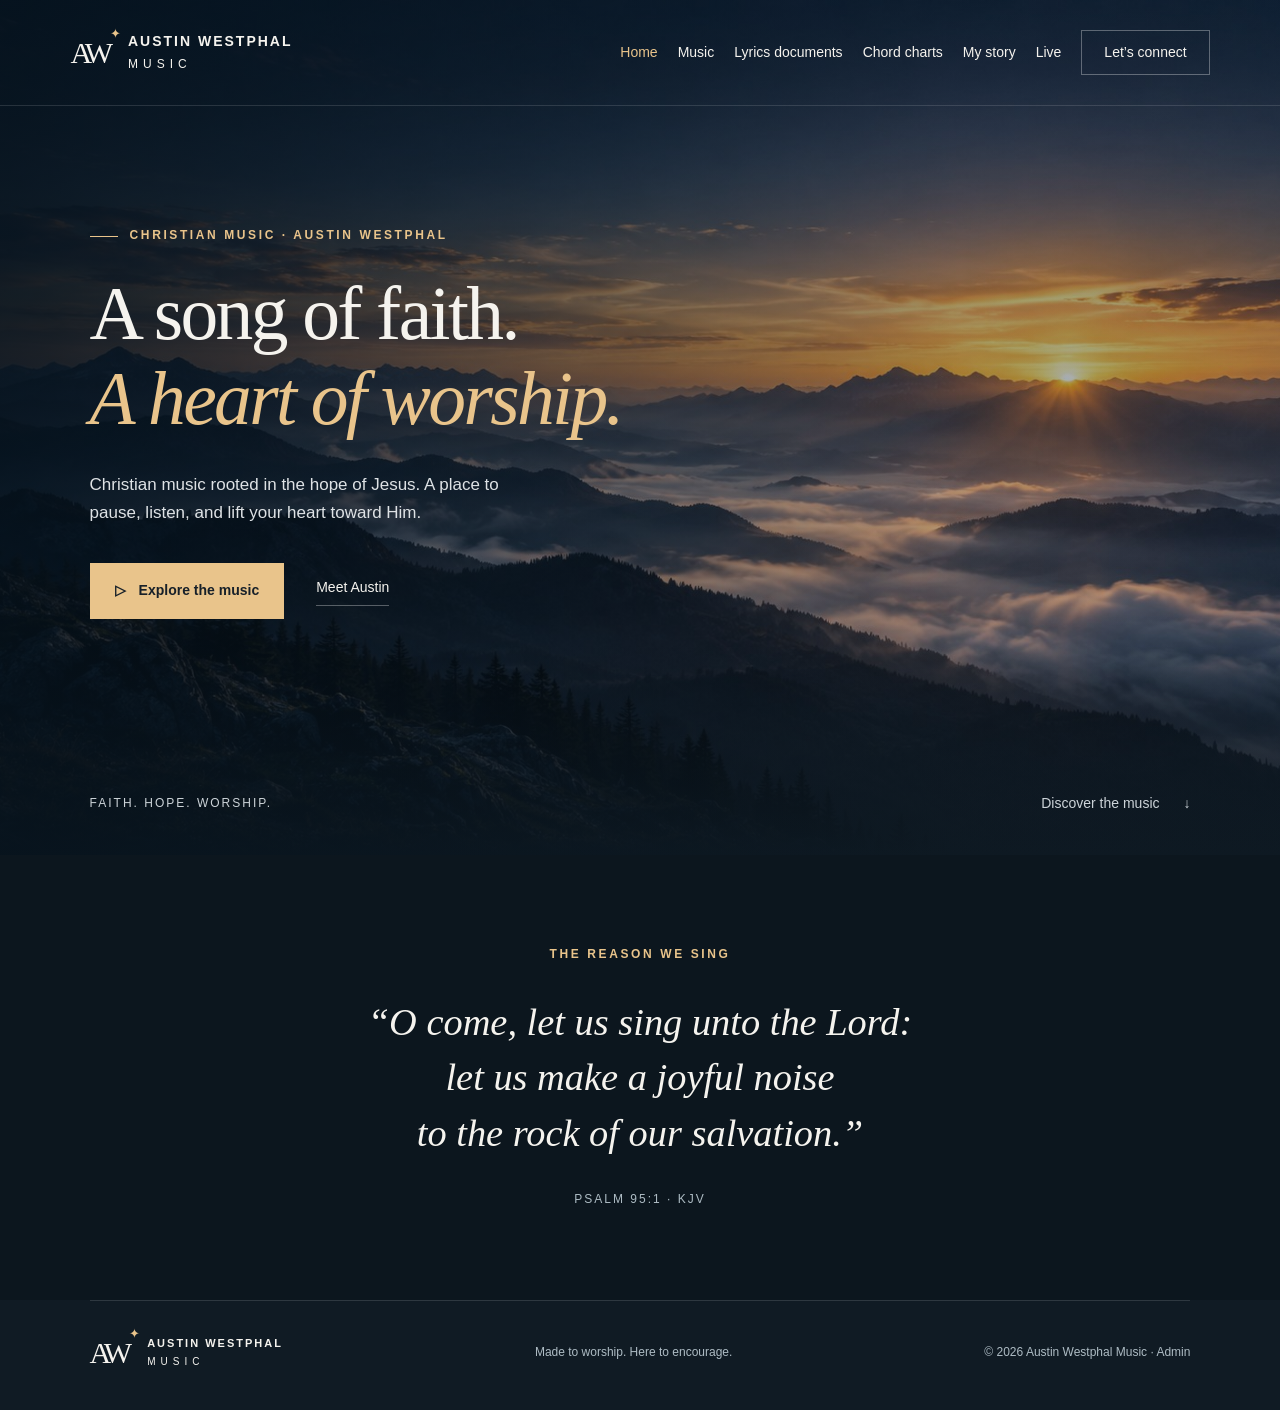
<file: index.html>
<!doctype html>
<html lang="en"><head><meta charset="utf-8"><meta name="viewport" content="width=device-width, initial-scale=1"><meta name="theme-color" content="#101b24"><meta name="description" content="Austin Westphal Music — Christian music rooted in faith, hope, and worship. Listen to music, meet the artist, and connect."><title>Austin Westphal Music | Christian Music</title><link rel="icon" href="favicon.svg" type="image/svg+xml"><link rel="stylesheet" href="style.css?v=3"><script src="app.js?v=3" defer></script></head>
<body><a class="skip" href="#main">Skip to content</a>
<header><a class="brand" href="index.html" aria-label="Austin Westphal Music home"><span class="monogram">AW<span>✦</span></span><span>AUSTIN WESTPHAL<small>MUSIC</small></span></a><button class="menu-button" aria-expanded="false" aria-controls="navigation">Menu</button><nav id="navigation" aria-label="Main navigation"><a aria-current="page" href="index.html">Home</a><a href="music.html">Music</a><a href="lyrics.html">Lyrics documents</a><a href="chords.html">Chord charts</a><a href="story.html">My story</a><a href="live.html">Live</a><a href="contact.html" class="nav-contact">Let’s connect</a></nav></header>
<main id="main"><section class="hero" id="home"><div class="hero-shade"></div><div class="hero-content"><p class="eyebrow"><span></span> CHRISTIAN MUSIC · AUSTIN WESTPHAL</p><h1 id="hero-title">A song of faith.<br><em>A heart of worship.</em></h1><p id="hero-description">Christian music rooted in the hope of Jesus. A place to pause, listen, and lift your heart toward Him.</p><div class="hero-actions"><a class="button gold" href="music.html"><span aria-hidden="true">▷</span> Explore the music</a><a class="text-link" href="story.html">Meet Austin</a></div></div><div class="hero-bottom"><span>FAITH. HOPE. WORSHIP.</span><a href="music.html">Discover the music <span aria-hidden="true">↓</span></a></div></section><section class="scripture"><p class="eyebrow">THE REASON WE SING</p><blockquote>“O come, let us sing unto the Lord:<br>let us make a joyful noise<br>to the rock of our salvation.”</blockquote><p class="verse">PSALM 95:1 · KJV</p></section></main>
<footer><a class="brand footer-brand" href="index.html"><span class="monogram">AW<span>✦</span></span><span>AUSTIN WESTPHAL<small>MUSIC</small></span></a><p>Made to worship. Here to encourage.</p><span>© <span id="year"></span> Austin Westphal Music · <a href="admin.html">Admin</a></span></footer><div id="config-error" role="status" hidden>Some content could not load. Please refresh the page.</div></body></html>
</file>
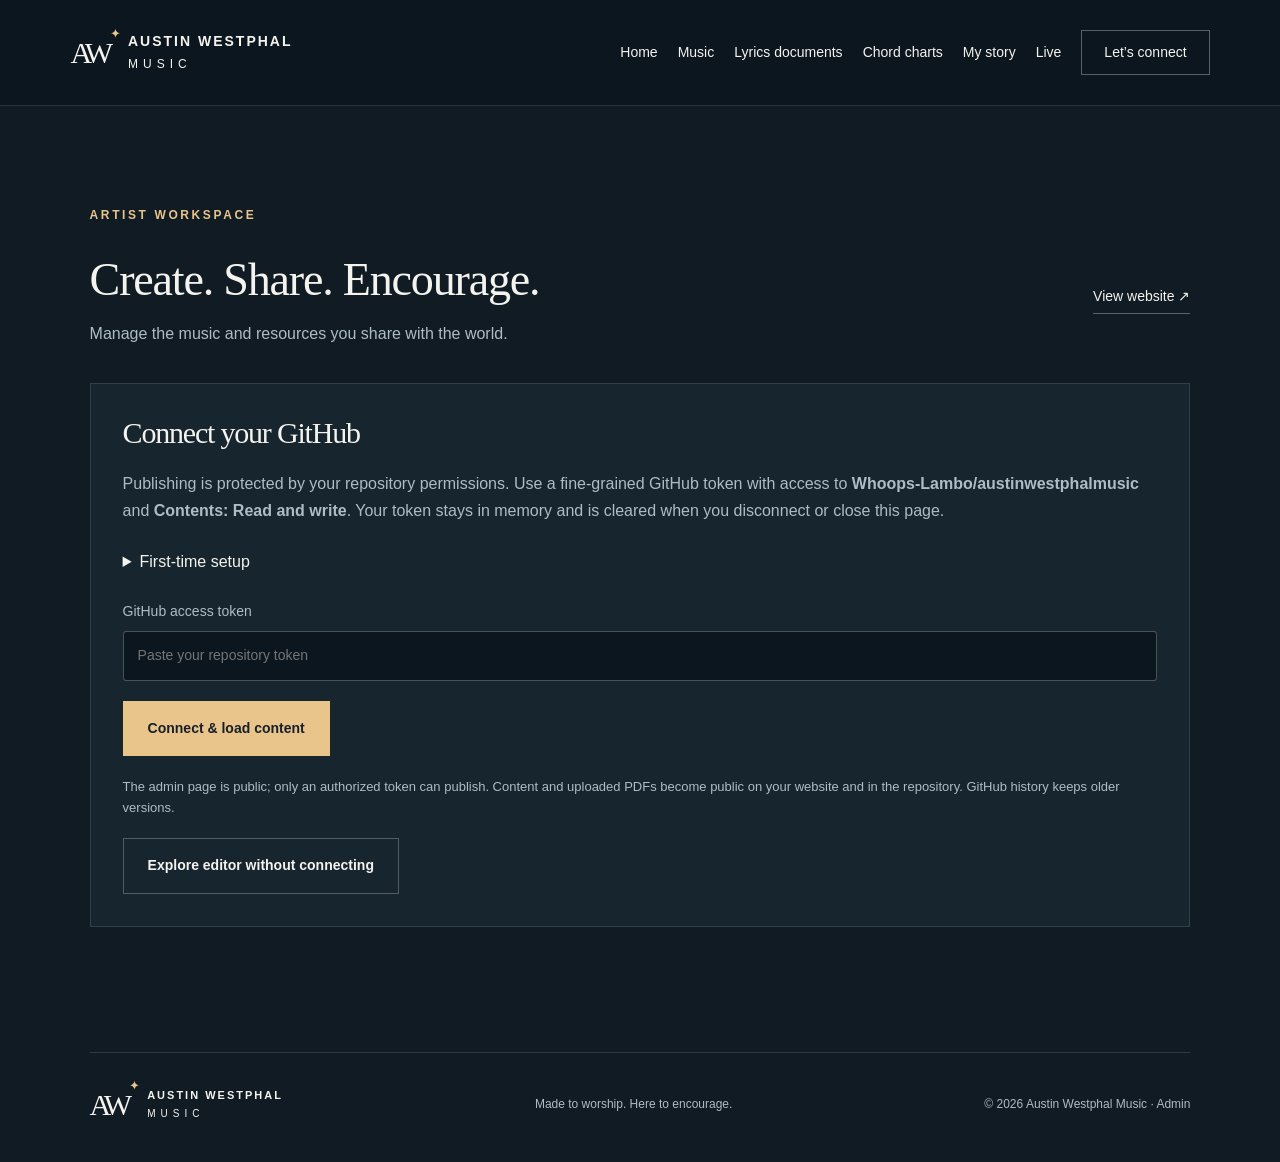
<file: admin.html>
<!doctype html>
<html lang="en"><head><meta charset="utf-8"><meta name="viewport" content="width=device-width, initial-scale=1"><meta name="theme-color" content="#101b24"><meta name="description" content="Austin Westphal Music — Christian music rooted in faith, hope, and worship. Listen to music, meet the artist, and connect."><title>Austin Westphal Music | Admin</title><link rel="icon" href="favicon.svg" type="image/svg+xml"><link rel="stylesheet" href="style.css?v=3"><script src="app.js?v=3" defer></script><script src="admin.js?v=3" defer></script></head>
<body class="inner-page"><a class="skip" href="#main">Skip to content</a>
<header><a class="brand" href="index.html" aria-label="Austin Westphal Music home"><span class="monogram">AW<span>✦</span></span><span>AUSTIN WESTPHAL<small>MUSIC</small></span></a><button class="menu-button" aria-expanded="false" aria-controls="navigation">Menu</button><nav id="navigation" aria-label="Main navigation"><a href="index.html">Home</a><a href="music.html">Music</a><a href="lyrics.html">Lyrics documents</a><a href="chords.html">Chord charts</a><a href="story.html">My story</a><a href="live.html">Live</a><a href="contact.html" class="nav-contact">Let’s connect</a></nav></header>
<main id="main"><section class="section admin-section"><p class="eyebrow">ARTIST WORKSPACE</p><div class="admin-heading"><div><h1 class="page-title">Create. Share. Encourage.</h1><p>Manage the music and resources you share with the world.</p></div><a class="text-link" href="index.html">View website ↗</a></div>
<div id="admin-status" role="status" aria-live="polite"></div>
<section id="connect-panel" class="admin-card"><h2>Connect your GitHub</h2><p>Publishing is protected by your repository permissions. Use a fine-grained GitHub token with access to <strong>Whoops-Lambo/austinwestphalmusic</strong> and <strong>Contents: Read and write</strong>. Your token stays in memory and is cleared when you disconnect or close this page.</p><details><summary>First-time setup</summary><ol><li>Open <a class="text-link" href="https://github.com/settings/personal-access-tokens/new" target="_blank" rel="noopener noreferrer">GitHub token settings ↗</a> while signed in as the repository owner.</li><li>Choose an expiration, select only <strong>austinwestphalmusic</strong>, and set repository <strong>Contents</strong> permission to <strong>Read and write</strong>.</li><li>Generate the token and paste it below. Keep it private. Never add it to your repository or send it in chat.</li></ol></details><form id="connect-form"><label>GitHub access token<input id="github-token" type="password" autocomplete="off" required placeholder="Paste your repository token"></label><button class="button gold" type="submit">Connect & load content</button></form><p class="form-note">The admin page is public; only an authorized token can publish. Content and uploaded PDFs become public on your website and in the repository. GitHub history keeps older versions.</p><button type="button" id="preview-editor" class="button outline">Explore editor without connecting</button></section>
<section id="editor" hidden><div class="admin-toolbar"><span id="connection-state"></span><div><button id="save-draft" class="button outline" type="button">Save draft</button><button id="restore-draft" class="button outline" type="button">Restore draft</button><button id="disconnect" class="button outline" type="button">Disconnect</button><button id="publish" class="button gold" type="button">Publish changes</button></div></div><p class="form-note">Save draft keeps your edits on this browser. Publish sends all changes to GitHub; the live website updates after deployment. PDF uploads: up to 5 MB each.</p><form id="content-form"><div class="editor-tabs" role="tablist" aria-label="Content sections"><button type="button" role="tab" aria-selected="true" aria-controls="panel-general" id="tab-general" data-tab="general">Site content</button><button type="button" role="tab" aria-selected="false" aria-controls="panel-songs" id="tab-songs" data-tab="songs" tabindex="-1">Music</button><button type="button" role="tab" aria-selected="false" aria-controls="panel-lyrics" id="tab-lyrics" data-tab="lyrics" tabindex="-1">Lyrics documents</button><button type="button" role="tab" aria-selected="false" aria-controls="panel-chordCharts" id="tab-chordCharts" data-tab="chordCharts" tabindex="-1">Chord charts</button><button type="button" role="tab" aria-selected="false" aria-controls="panel-events" id="tab-events" data-tab="events" tabindex="-1">Live events</button></div><section id="panel-general" role="tabpanel" aria-labelledby="tab-general" class="admin-card"><h2>Your story & connections</h2><div id="general-fields" class="field-grid"></div></section><section id="panel-songs" role="tabpanel" aria-labelledby="tab-songs" class="admin-card" hidden><div class="section-top"><h2>Music</h2><button type="button" class="button gold" data-add="songs">Add song</button></div><div id="edit-songs"></div></section><section id="panel-lyrics" role="tabpanel" aria-labelledby="tab-lyrics" class="admin-card" hidden><div class="section-top"><h2>Lyrics documents</h2><button type="button" class="button gold" data-add="lyrics">Add document</button></div><div id="edit-lyrics"></div></section><section id="panel-chordCharts" role="tabpanel" aria-labelledby="tab-chordCharts" class="admin-card" hidden><div class="section-top"><h2>Chord charts</h2><button type="button" class="button gold" data-add="chordCharts">Add chart</button></div><div id="edit-chordCharts"></div></section><section id="panel-events" role="tabpanel" aria-labelledby="tab-events" class="admin-card" hidden><div class="section-top"><h2>Live events</h2><button type="button" class="button gold" data-add="events">Add event</button></div><div id="edit-events"></div></section></form><div class="admin-card publish-note"><h2>Ready to share?</h2><p>Add titles and content, review your edits, then choose Publish changes. Removing a resource takes it off its page; existing PDF links and GitHub history remain available.</p></div></section></section></main>
<footer><a class="brand footer-brand" href="index.html"><span class="monogram">AW<span>✦</span></span><span>AUSTIN WESTPHAL<small>MUSIC</small></span></a><p>Made to worship. Here to encourage.</p><span>© <span id="year"></span> Austin Westphal Music · <a href="admin.html">Admin</a></span></footer><div id="config-error" role="status" hidden>Some content could not load. Please refresh the page.</div></body></html>
</file>
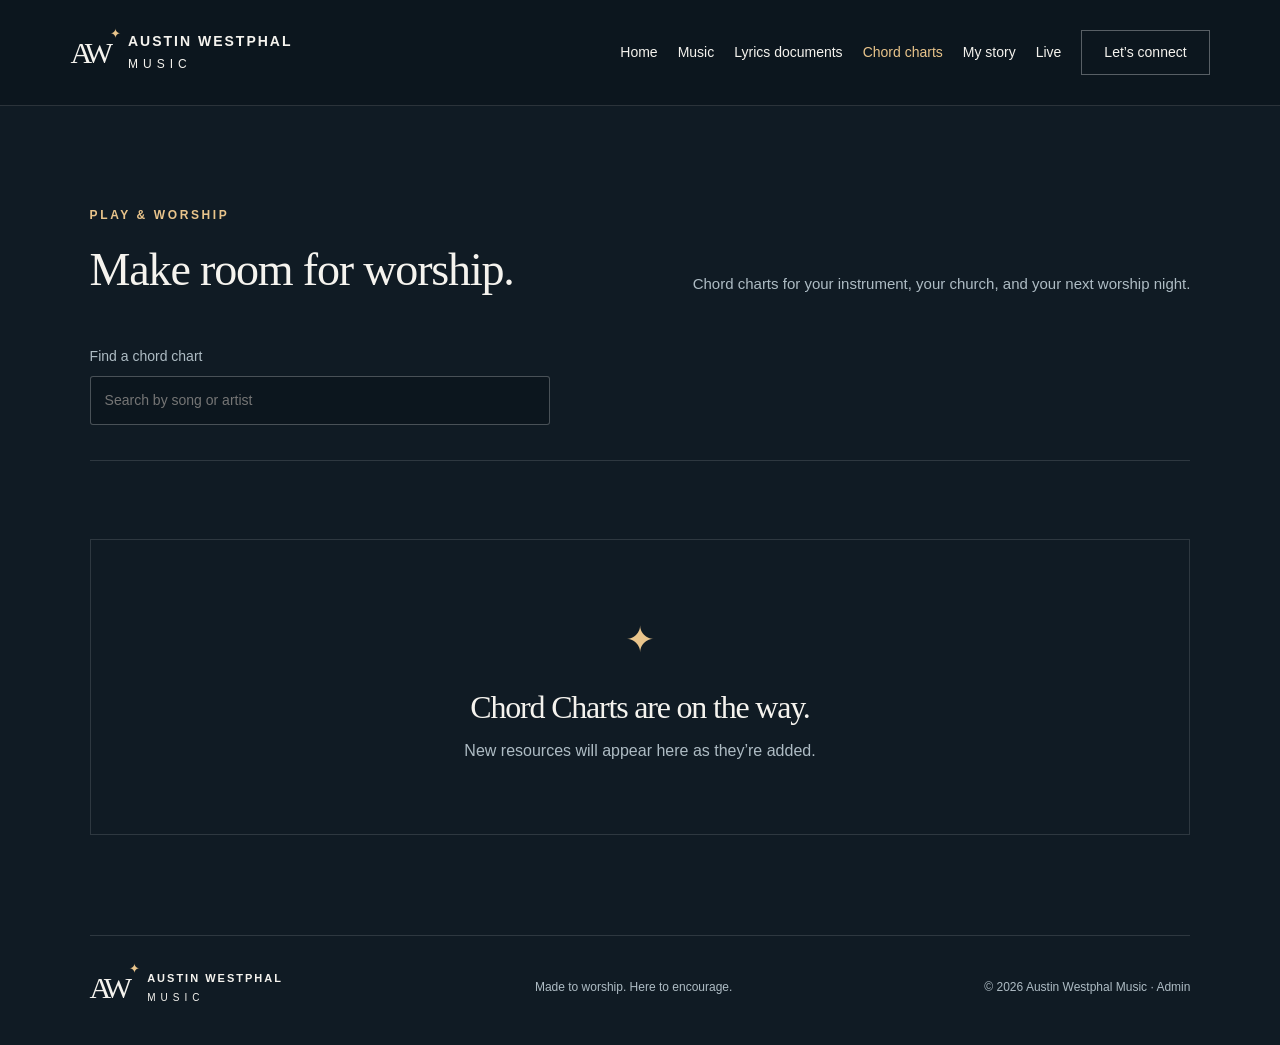
<file: chords.html>
<!doctype html>
<html lang="en"><head><meta charset="utf-8"><meta name="viewport" content="width=device-width, initial-scale=1"><meta name="theme-color" content="#101b24"><meta name="description" content="Austin Westphal Music — Christian music rooted in faith, hope, and worship. Listen to music, meet the artist, and connect."><title>Austin Westphal Music | Chord Charts</title><link rel="icon" href="favicon.svg" type="image/svg+xml"><link rel="stylesheet" href="style.css?v=3"><script src="app.js?v=3" defer></script></head>
<body class="inner-page"><a class="skip" href="#main">Skip to content</a>
<header><a class="brand" href="index.html" aria-label="Austin Westphal Music home"><span class="monogram">AW<span>✦</span></span><span>AUSTIN WESTPHAL<small>MUSIC</small></span></a><button class="menu-button" aria-expanded="false" aria-controls="navigation">Menu</button><nav id="navigation" aria-label="Main navigation"><a href="index.html">Home</a><a href="music.html">Music</a><a href="lyrics.html">Lyrics documents</a><a aria-current="page" href="chords.html">Chord charts</a><a href="story.html">My story</a><a href="live.html">Live</a><a href="contact.html" class="nav-contact">Let’s connect</a></nav></header>
<main id="main"><section class="section resources"><div class="section-top"><div><p class="eyebrow">PLAY & WORSHIP</p><h1 class="page-title">Make room for worship.</h1></div><p>Chord charts for your instrument, your church, and your next worship night.</p></div><label class="resource-search">Find a chord chart<input id="resource-search" type="search" placeholder="Search by song or artist"></label><p id="resource-count" class="quiet-note" aria-live="polite"></p><div id="resource-list" class="resource-grid" data-kind="chordCharts"></div><div id="resource-empty" class="resource-empty"><span aria-hidden="true">✦</span><h2>Chord Charts are on the way.</h2><p>New resources will appear here as they’re added.</p></div><p id="resource-no-results" hidden>No matching resources. Try another search.</p></section></main>
<footer><a class="brand footer-brand" href="index.html"><span class="monogram">AW<span>✦</span></span><span>AUSTIN WESTPHAL<small>MUSIC</small></span></a><p>Made to worship. Here to encourage.</p><span>© <span id="year"></span> Austin Westphal Music · <a href="admin.html">Admin</a></span></footer><div id="config-error" role="status" hidden>Some content could not load. Please refresh the page.</div></body></html>
</file>
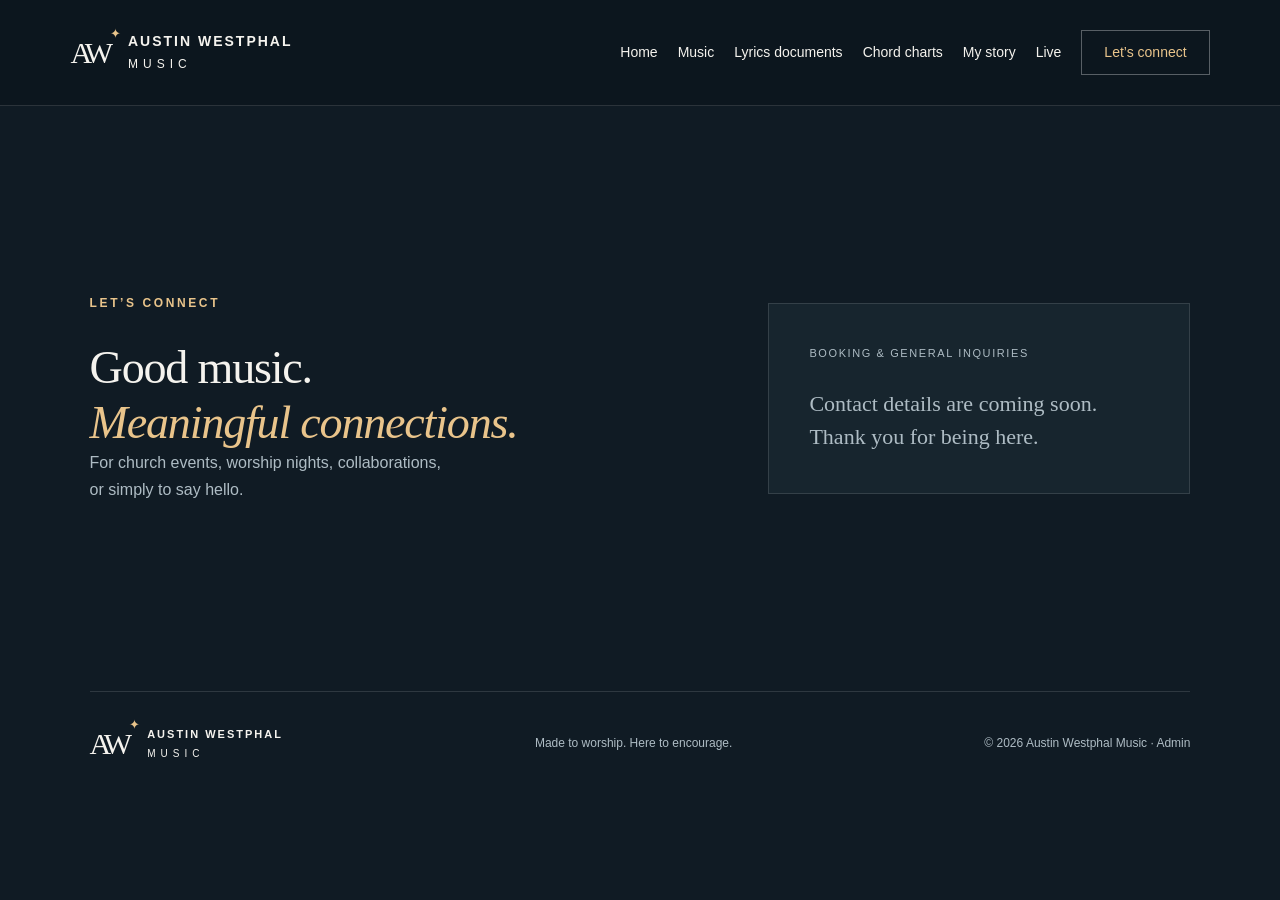
<file: contact.html>
<!doctype html>
<html lang="en"><head><meta charset="utf-8"><meta name="viewport" content="width=device-width, initial-scale=1"><meta name="theme-color" content="#101b24"><meta name="description" content="Austin Westphal Music — Christian music rooted in faith, hope, and worship. Listen to music, meet the artist, and connect."><title>Austin Westphal Music | Contact</title><link rel="icon" href="favicon.svg" type="image/svg+xml"><link rel="stylesheet" href="style.css?v=3"><script src="app.js?v=3" defer></script></head>
<body class="inner-page"><a class="skip" href="#main">Skip to content</a>
<header><a class="brand" href="index.html" aria-label="Austin Westphal Music home"><span class="monogram">AW<span>✦</span></span><span>AUSTIN WESTPHAL<small>MUSIC</small></span></a><button class="menu-button" aria-expanded="false" aria-controls="navigation">Menu</button><nav id="navigation" aria-label="Main navigation"><a href="index.html">Home</a><a href="music.html">Music</a><a href="lyrics.html">Lyrics documents</a><a href="chords.html">Chord charts</a><a href="story.html">My story</a><a href="live.html">Live</a><a aria-current="page" href="contact.html" class="nav-contact">Let’s connect</a></nav></header>
<main id="main"><section id="contact" class="contact section"><div><p class="eyebrow">LET’S CONNECT</p><h1 class="page-title">Good music.<br><em>Meaningful connections.</em></h1><p>For church events, worship nights, collaborations,<br class="desktop"> or simply to say hello.</p></div><div class="contact-card"><p>BOOKING &amp; GENERAL INQUIRIES</p><a id="email-link" class="button gold" hidden>Email Austin</a><p id="email-empty" class="contact-empty">Contact details are coming soon.<br>Thank you for being here.</p><div id="social-links" class="socials"></div></div></section></main>
<footer><a class="brand footer-brand" href="index.html"><span class="monogram">AW<span>✦</span></span><span>AUSTIN WESTPHAL<small>MUSIC</small></span></a><p>Made to worship. Here to encourage.</p><span>© <span id="year"></span> Austin Westphal Music · <a href="admin.html">Admin</a></span></footer><div id="config-error" role="status" hidden>Some content could not load. Please refresh the page.</div></body></html>
</file>
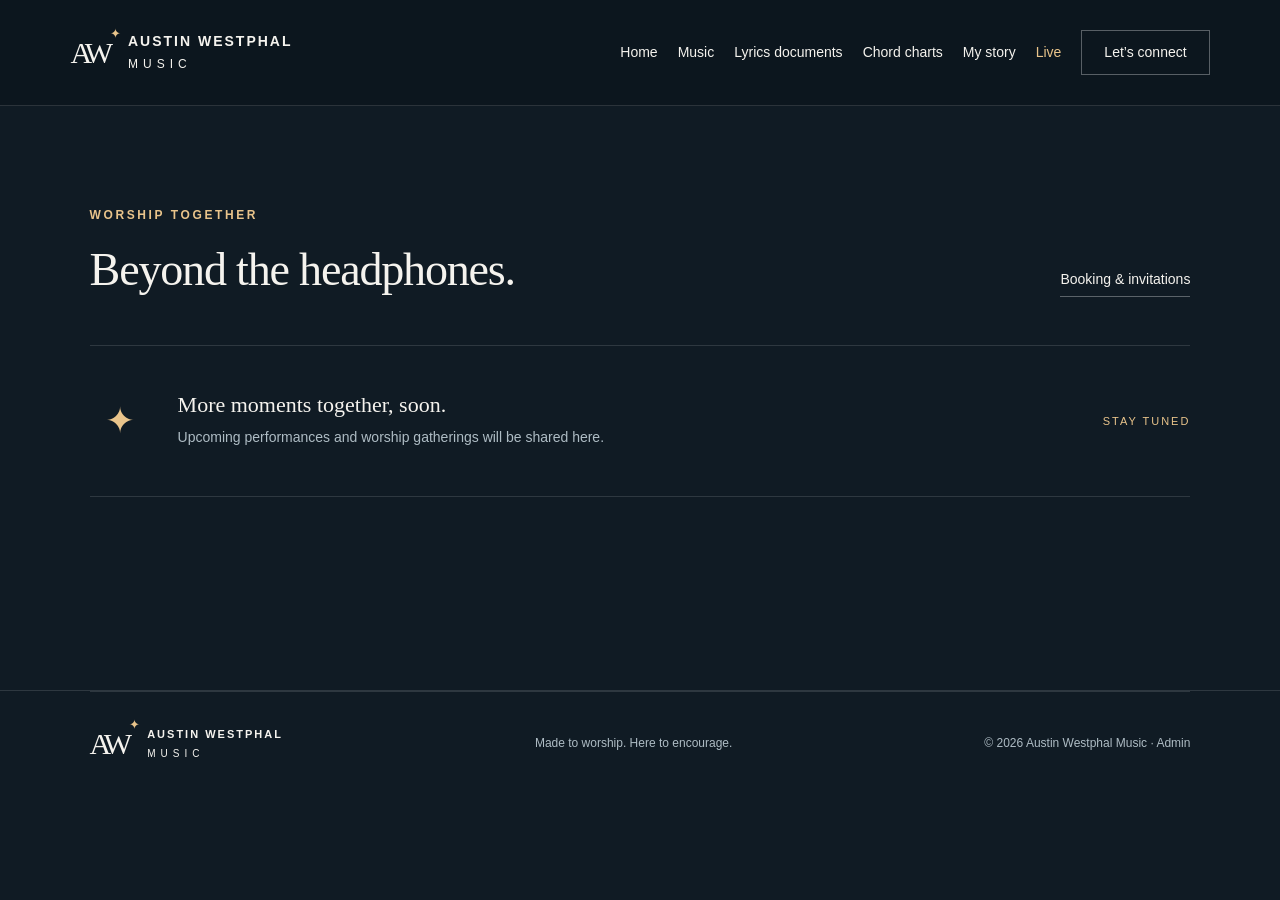
<file: live.html>
<!doctype html>
<html lang="en"><head><meta charset="utf-8"><meta name="viewport" content="width=device-width, initial-scale=1"><meta name="theme-color" content="#101b24"><meta name="description" content="Austin Westphal Music — Christian music rooted in faith, hope, and worship. Listen to music, meet the artist, and connect."><title>Austin Westphal Music | Live</title><link rel="icon" href="favicon.svg" type="image/svg+xml"><link rel="stylesheet" href="style.css?v=3"><script src="app.js?v=3" defer></script></head>
<body class="inner-page"><a class="skip" href="#main">Skip to content</a>
<header><a class="brand" href="index.html" aria-label="Austin Westphal Music home"><span class="monogram">AW<span>✦</span></span><span>AUSTIN WESTPHAL<small>MUSIC</small></span></a><button class="menu-button" aria-expanded="false" aria-controls="navigation">Menu</button><nav id="navigation" aria-label="Main navigation"><a href="index.html">Home</a><a href="music.html">Music</a><a href="lyrics.html">Lyrics documents</a><a href="chords.html">Chord charts</a><a href="story.html">My story</a><a aria-current="page" href="live.html">Live</a><a href="contact.html" class="nav-contact">Let’s connect</a></nav></header>
<main id="main"><section id="gatherings" class="section live"><div class="section-top"><div><p class="eyebrow">WORSHIP TOGETHER</p><h1 class="page-title">Beyond the headphones.</h1></div><a class="text-link" href="contact.html">Booking &amp; invitations</a></div><div id="event-list"><div class="empty-event"><span class="event-icon" aria-hidden="true">✦</span><div><h3>More moments together, soon.</h3><p>Upcoming performances and worship gatherings will be shared here.</p></div><span class="event-status">STAY TUNED</span></div></div></section></main>
<footer><a class="brand footer-brand" href="index.html"><span class="monogram">AW<span>✦</span></span><span>AUSTIN WESTPHAL<small>MUSIC</small></span></a><p>Made to worship. Here to encourage.</p><span>© <span id="year"></span> Austin Westphal Music · <a href="admin.html">Admin</a></span></footer><div id="config-error" role="status" hidden>Some content could not load. Please refresh the page.</div></body></html>
</file>
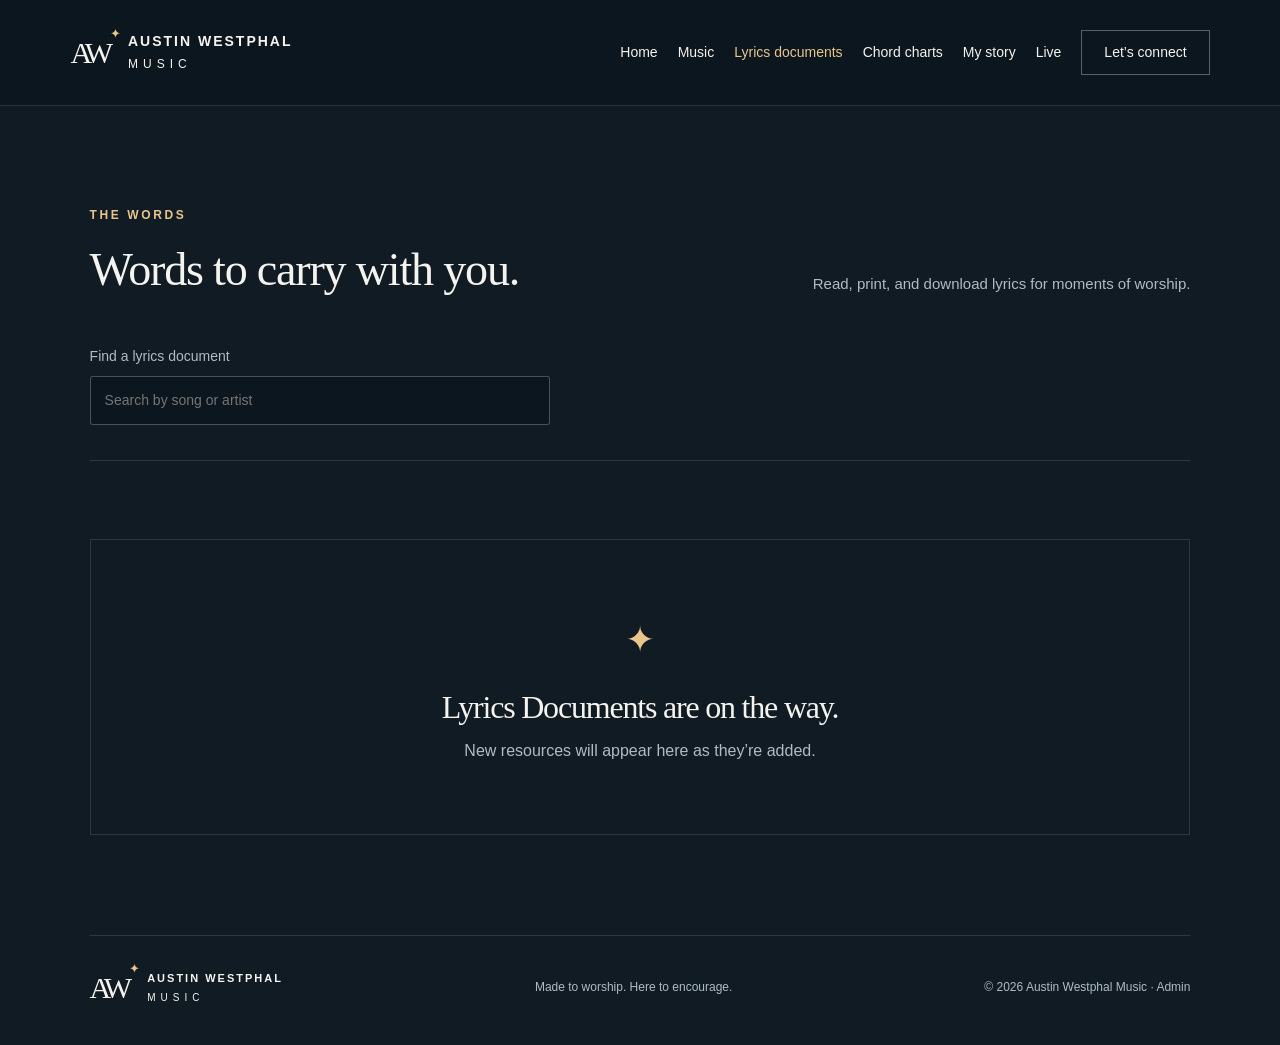
<file: lyrics.html>
<!doctype html>
<html lang="en"><head><meta charset="utf-8"><meta name="viewport" content="width=device-width, initial-scale=1"><meta name="theme-color" content="#101b24"><meta name="description" content="Austin Westphal Music — Christian music rooted in faith, hope, and worship. Listen to music, meet the artist, and connect."><title>Austin Westphal Music | Lyrics Documents</title><link rel="icon" href="favicon.svg" type="image/svg+xml"><link rel="stylesheet" href="style.css?v=3"><script src="app.js?v=3" defer></script></head>
<body class="inner-page"><a class="skip" href="#main">Skip to content</a>
<header><a class="brand" href="index.html" aria-label="Austin Westphal Music home"><span class="monogram">AW<span>✦</span></span><span>AUSTIN WESTPHAL<small>MUSIC</small></span></a><button class="menu-button" aria-expanded="false" aria-controls="navigation">Menu</button><nav id="navigation" aria-label="Main navigation"><a href="index.html">Home</a><a href="music.html">Music</a><a aria-current="page" href="lyrics.html">Lyrics documents</a><a href="chords.html">Chord charts</a><a href="story.html">My story</a><a href="live.html">Live</a><a href="contact.html" class="nav-contact">Let’s connect</a></nav></header>
<main id="main"><section class="section resources"><div class="section-top"><div><p class="eyebrow">THE WORDS</p><h1 class="page-title">Words to carry with you.</h1></div><p>Read, print, and download lyrics for moments of worship.</p></div><label class="resource-search">Find a lyrics document<input id="resource-search" type="search" placeholder="Search by song or artist"></label><p id="resource-count" class="quiet-note" aria-live="polite"></p><div id="resource-list" class="resource-grid" data-kind="lyrics"></div><div id="resource-empty" class="resource-empty"><span aria-hidden="true">✦</span><h2>Lyrics Documents are on the way.</h2><p>New resources will appear here as they’re added.</p></div><p id="resource-no-results" hidden>No matching resources. Try another search.</p></section></main>
<footer><a class="brand footer-brand" href="index.html"><span class="monogram">AW<span>✦</span></span><span>AUSTIN WESTPHAL<small>MUSIC</small></span></a><p>Made to worship. Here to encourage.</p><span>© <span id="year"></span> Austin Westphal Music · <a href="admin.html">Admin</a></span></footer><div id="config-error" role="status" hidden>Some content could not load. Please refresh the page.</div></body></html>
</file>
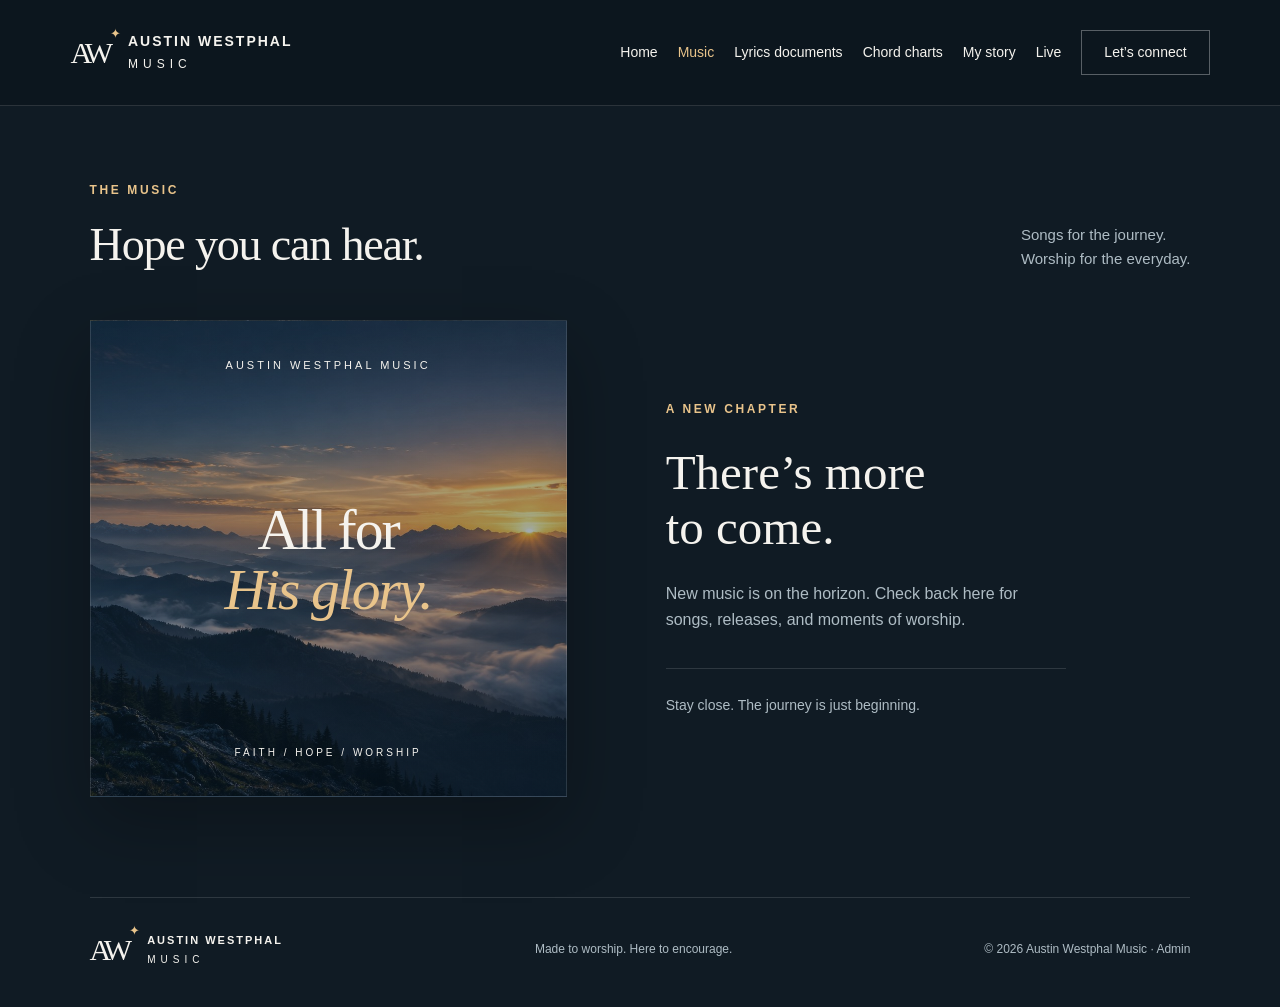
<file: music.html>
<!doctype html>
<html lang="en"><head><meta charset="utf-8"><meta name="viewport" content="width=device-width, initial-scale=1"><meta name="theme-color" content="#101b24"><meta name="description" content="Austin Westphal Music — Christian music rooted in faith, hope, and worship. Listen to music, meet the artist, and connect."><title>Austin Westphal Music | Music</title><link rel="icon" href="favicon.svg" type="image/svg+xml"><link rel="stylesheet" href="style.css?v=3"><script src="app.js?v=3" defer></script></head>
<body class="inner-page"><a class="skip" href="#main">Skip to content</a>
<header><a class="brand" href="index.html" aria-label="Austin Westphal Music home"><span class="monogram">AW<span>✦</span></span><span>AUSTIN WESTPHAL<small>MUSIC</small></span></a><button class="menu-button" aria-expanded="false" aria-controls="navigation">Menu</button><nav id="navigation" aria-label="Main navigation"><a href="index.html">Home</a><a aria-current="page" href="music.html">Music</a><a href="lyrics.html">Lyrics documents</a><a href="chords.html">Chord charts</a><a href="story.html">My story</a><a href="live.html">Live</a><a href="contact.html" class="nav-contact">Let’s connect</a></nav></header>
<main id="main"><section class="music section" id="music"><div class="section-top"><div><p class="eyebrow">THE MUSIC</p><h1 class="page-title">Hope you can hear.</h1></div><p>Songs for the journey.<br>Worship for the everyday.</p></div><div class="music-feature"><div class="cover"><div class="cover-top">AUSTIN WESTPHAL MUSIC</div><div class="cover-center">All for<br><em>His glory.</em></div><div class="cover-bottom">FAITH / HOPE / WORSHIP</div></div><div class="music-detail"><p class="eyebrow">A NEW CHAPTER</p><h3>There’s more<br>to come.</h3><p id="music-intro">New music is on the horizon. Check back here for songs, releases, and moments of worship.</p><div id="streaming-links" class="platforms"></div><div id="song-list" class="song-list"></div><p id="music-empty" class="quiet-note">Stay close. The journey is just beginning.</p></div></div></section></main>
<footer><a class="brand footer-brand" href="index.html"><span class="monogram">AW<span>✦</span></span><span>AUSTIN WESTPHAL<small>MUSIC</small></span></a><p>Made to worship. Here to encourage.</p><span>© <span id="year"></span> Austin Westphal Music · <a href="admin.html">Admin</a></span></footer><div id="config-error" role="status" hidden>Some content could not load. Please refresh the page.</div></body></html>
</file>
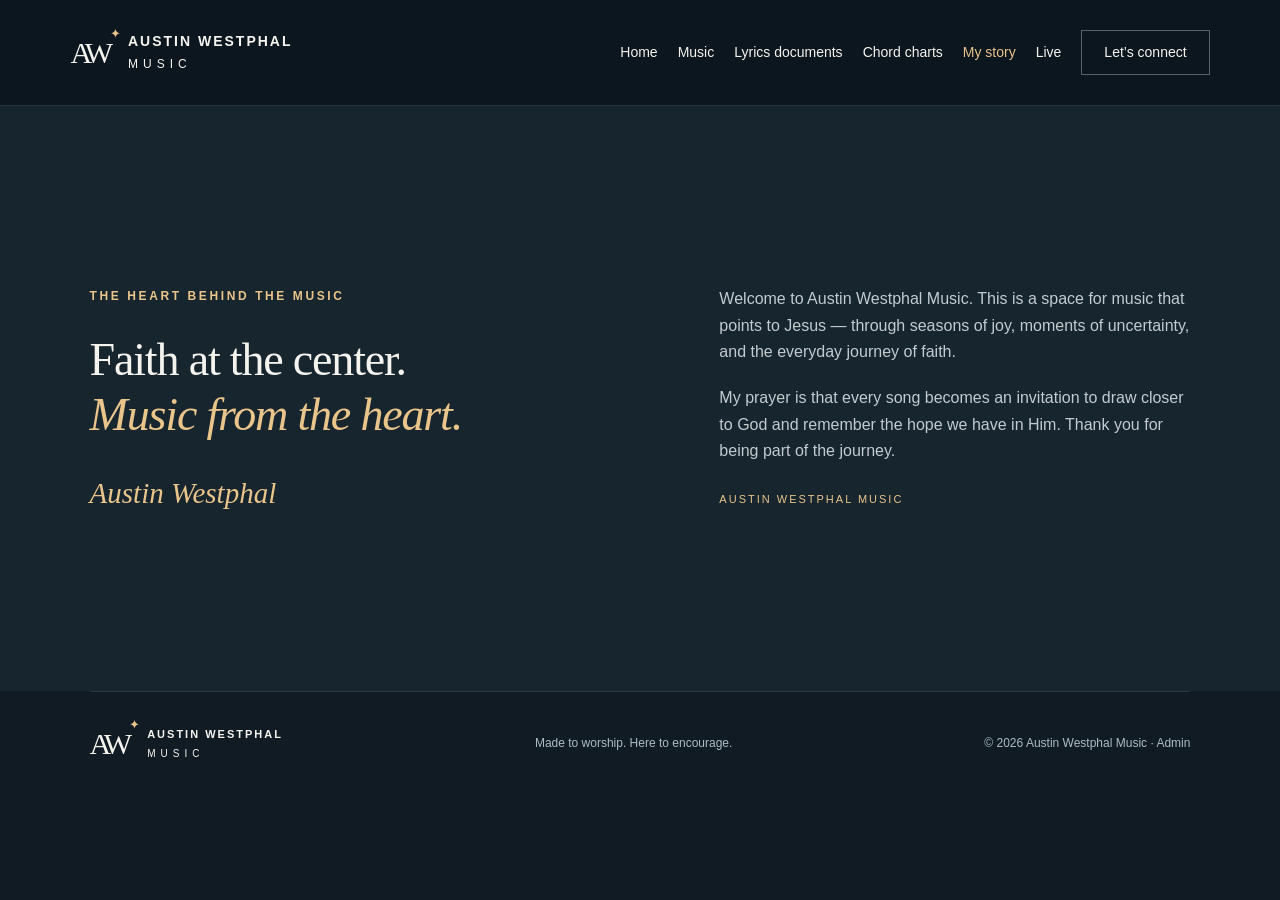
<file: story.html>
<!doctype html>
<html lang="en"><head><meta charset="utf-8"><meta name="viewport" content="width=device-width, initial-scale=1"><meta name="theme-color" content="#101b24"><meta name="description" content="Austin Westphal Music — Christian music rooted in faith, hope, and worship. Listen to music, meet the artist, and connect."><title>Austin Westphal Music | My Story</title><link rel="icon" href="favicon.svg" type="image/svg+xml"><link rel="stylesheet" href="style.css?v=3"><script src="app.js?v=3" defer></script></head>
<body class="inner-page"><a class="skip" href="#main">Skip to content</a>
<header><a class="brand" href="index.html" aria-label="Austin Westphal Music home"><span class="monogram">AW<span>✦</span></span><span>AUSTIN WESTPHAL<small>MUSIC</small></span></a><button class="menu-button" aria-expanded="false" aria-controls="navigation">Menu</button><nav id="navigation" aria-label="Main navigation"><a href="index.html">Home</a><a href="music.html">Music</a><a href="lyrics.html">Lyrics documents</a><a href="chords.html">Chord charts</a><a aria-current="page" href="story.html">My story</a><a href="live.html">Live</a><a href="contact.html" class="nav-contact">Let’s connect</a></nav></header>
<main id="main"><section class="story section" id="story"><div class="story-heading"><p class="eyebrow">THE HEART BEHIND THE MUSIC</p><h1 class="page-title" id="about-title">Faith at the center.<br><em>Music from the heart.</em></h1><div class="signature">Austin Westphal</div></div><div class="story-copy"><p id="about-text">Welcome to Austin Westphal Music. This is a space for music that points to Jesus — through seasons of joy, moments of uncertainty, and the everyday journey of faith.</p><p id="about-second">My prayer is that every song becomes an invitation to draw closer to God and remember the hope we have in Him. Thank you for being part of the journey.</p><span class="story-label">AUSTIN WESTPHAL MUSIC</span></div></section></main>
<footer><a class="brand footer-brand" href="index.html"><span class="monogram">AW<span>✦</span></span><span>AUSTIN WESTPHAL<small>MUSIC</small></span></a><p>Made to worship. Here to encourage.</p><span>© <span id="year"></span> Austin Westphal Music · <a href="admin.html">Admin</a></span></footer><div id="config-error" role="status" hidden>Some content could not load. Please refresh the page.</div></body></html>
</file>
<file: style.css>
:root{--bg:#101b24;--panel:#17252e;--gold:#e9c48b;--text:#f5f3ee;--muted:#aebcc4;--line:#ffffff20}*{box-sizing:border-box}html{scroll-behavior:smooth;scroll-padding-top:95px}body{margin:0;background:var(--bg);color:var(--text);font:16px/1.65 Arial,Helvetica,sans-serif}a{color:inherit;text-decoration:none}button,a,input{touch-action:manipulation}a:focus-visible,button:focus-visible{outline:3px solid var(--gold);outline-offset:6px}h1,h2,h3,p{margin:0}h1,h2,h3{font-family:Georgia,'Times New Roman',serif;font-weight:400;line-height:1.12}em{font-weight:400;color:var(--gold)}.skip{position:fixed;top:-80px;z-index:20;background:var(--gold);color:var(--bg);padding:12px}.skip:focus{top:10px}header{position:absolute;top:0;left:0;width:100%;padding:30px 5.5%;display:flex;justify-content:space-between;align-items:center;z-index:3;border-bottom:1px solid var(--line)}.brand{display:flex;align-items:center;gap:15px;font-size:14px;line-height:1.4;letter-spacing:2px;font-weight:600}.brand small{display:block;font-size:12px;font-weight:400;letter-spacing:5px;margin-top:4px}.monogram{font:30px Georgia;letter-spacing:-5px;padding-right:5px;position:relative}.monogram span{position:absolute;font-size:13px;right:-8px;top:-10px;color:var(--gold);letter-spacing:0}nav{display:flex;gap:34px;align-items:center;font-size:14px}nav a:hover,.text-link:hover,.platforms a:hover,.socials a:hover{color:var(--gold)}.nav-contact{border:1px solid #ffffff50;padding:10px 22px}.menu-button{display:none;background:transparent;border:1px solid var(--line);color:var(--text);font:inherit;padding:8px 14px}.hero{min-height:790px;height:95vh;max-height:1050px;background:url('mountains.jpg') center 55%/cover;position:relative;display:flex;align-items:center}.hero-shade{position:absolute;inset:0;background:linear-gradient(90deg,rgba(6,18,28,.84),rgba(8,20,30,.27) 75%),linear-gradient(0deg,#101b24,transparent 25%,rgba(7,19,29,.25))}.hero-content{position:relative;margin:120px 7% 130px;width:750px;max-width:86%}.eyebrow{font-size:12px;letter-spacing:2.6px;font-weight:600;color:var(--gold);margin-bottom:26px}.hero .eyebrow{display:flex;align-items:center;gap:12px}.hero .eyebrow span{height:1px;width:28px;background:var(--gold)}h1{font-size:clamp(54px,5.9vw,89px);letter-spacing:-2.6px}.hero-content>p:not(.eyebrow){max-width:430px;margin-top:30px;color:#dee2e5;font-size:17px}.hero-actions{display:flex;gap:32px;align-items:center;margin-top:36px}.button{display:inline-flex;align-items:center;justify-content:center;gap:13px;padding:15px 24px;font-size:14px;font-weight:600;border:1px solid transparent}.gold{background:var(--gold);color:#172029}.gold:hover{background:#f3d5a6}.text-link{font-size:14px;border-bottom:1px solid #ffffff50;padding-bottom:5px}.hero-bottom{position:absolute;bottom:40px;left:7%;right:7%;display:flex;justify-content:space-between;align-items:center;font-size:12px;letter-spacing:2px;color:#ccd3d8}.hero-bottom a{letter-spacing:0;font-size:14px}.hero-bottom a span{margin-left:20px}.section{padding:100px 7%}.section-top{display:flex;align-items:flex-end;justify-content:space-between;gap:30px;margin-bottom:48px}.section-top .eyebrow{margin-bottom:16px}h2{font-size:clamp(36px,3.6vw,54px);letter-spacing:-1.2px}.section-top>p{color:var(--muted);font-size:15px}.music-feature{display:grid;grid-template-columns:1fr 1.1fr;gap:9%;align-items:center}.cover{aspect-ratio:1;max-width:520px;background:linear-gradient(0deg,#09203280,#263b4550),url('mountains.jpg') 60% center/cover;display:flex;flex-direction:column;justify-content:space-between;padding:35px;text-align:center;border:1px solid #ffffff20;box-shadow:0 26px 70px #0004}.cover-top,.cover-bottom{font-size:11px;letter-spacing:3px}.cover-center{font:clamp(42px,4.5vw,68px)/1.04 Georgia;letter-spacing:-2px}.cover-bottom{font-size:10px}.music-detail h3{font-size:49px;margin-bottom:25px}.music-detail>p:not(.eyebrow){color:var(--muted);max-width:400px}.platforms{display:flex;gap:12px;flex-wrap:wrap;margin-top:25px}.platforms:empty{display:none}.platforms a{border:1px solid var(--line);padding:10px 15px;font-size:14px}.quiet-note{margin-top:35px;font-size:14px;padding-top:25px;border-top:1px solid var(--line)}.story{background:var(--panel);display:grid;grid-template-columns:1.15fr 1fr;gap:8%;align-items:center}.story .eyebrow{margin-bottom:25px}.story h2{line-height:1.2}.signature{font:italic 29px Georgia;margin-top:35px;color:var(--gold)}.story-copy p{color:#c2cbd0;margin-bottom:20px}.story-label{font-size:11px;letter-spacing:2px;color:var(--gold)}.scripture{text-align:center;padding:90px 7%;background:#0c161e}.scripture .eyebrow{margin-bottom:30px}.scripture blockquote{font:italic clamp(25px,3vw,42px)/1.45 Georgia;margin:0}.verse{font-size:12px;letter-spacing:2px;color:var(--muted);margin-top:28px}.live{border-bottom:1px solid var(--line)}.empty-event,.event{border-top:1px solid var(--line);border-bottom:1px solid var(--line);display:flex;align-items:center;gap:28px;padding:30px 0}.event-icon{font-size:36px;color:var(--gold);padding:15px}.empty-event h3,.event h3{font:22px Georgia;margin-bottom:8px}.empty-event p,.event p{font-size:14px;color:var(--muted)}.event-status{font-size:11px;letter-spacing:2px;color:var(--gold);margin-left:auto;white-space:nowrap}.contact{display:grid;grid-template-columns:1.4fr 1fr;gap:8%;align-items:center}.contact h2{margin-bottom:22px}.contact>div>p:not(.eyebrow){color:var(--muted)}.contact-card{padding:40px;border:1px solid var(--line);background:var(--panel)}.contact-card>p:first-child{font-size:11px;letter-spacing:1.6px;margin-bottom:25px;color:var(--gold)}.contact-empty{font:22px/1.5 Georgia;color:var(--text)}.socials{display:flex;gap:20px;flex-wrap:wrap;margin-top:25px;font-size:14px}.socials:empty{display:none}footer{margin:0 7%;padding:35px 0 40px;border-top:1px solid var(--line);display:flex;align-items:center;justify-content:space-between;gap:25px;color:var(--muted)}footer p,footer>span{font-size:12px}footer .brand{color:var(--text);font-size:11px}footer .brand small{font-size:10px}.song-list{margin-top:25px}.song{border-top:1px solid var(--line);padding:20px 0}.song h4{margin:0 0 4px;font-size:17px}.song small{color:var(--muted)}audio{width:100%;margin-top:12px;min-width:0}.song>a{display:inline-block;margin:12px 0;font-size:14px;border-bottom:1px solid var(--gold)}[hidden]{display:none!important}#config-error{padding:12px;text-align:center;background:#453528;font-size:14px}@media(prefers-reduced-motion:reduce){html{scroll-behavior:auto}}@media(max-width:800px){header{padding:24px 6%}.brand{font-size:11px;gap:12px}.brand small{font-size:10px}.menu-button{display:block;font-size:14px}nav{display:none;position:absolute;top:95px;left:6%;right:6%;padding:22px;background:#101b24;border:1px solid var(--line);flex-direction:column;align-items:stretch;gap:18px}nav.open{display:flex}.nav-contact{text-align:center}.hero{min-height:720px;height:90vh;background-position:60% center}.hero-content{margin:130px 7% 120px}h1{font-size:clamp(48px,8.4vw,67px);letter-spacing:-1.5px}.hero .eyebrow{font-size:10px;letter-spacing:1.4px}.hero-content>p:not(.eyebrow){font-size:16px}.hero-bottom>span{display:none}.hero-bottom{bottom:32px}.section{padding:65px 7%}.section-top{align-items:flex-start;flex-direction:column;gap:20px;margin-bottom:32px}.music-feature,.story,.contact{grid-template-columns:1fr;gap:40px}.cover{width:100%;max-width:470px}.cover-center{font-size:62px}.music-detail h3{font-size:39px}.story-copy{max-width:600px}.scripture{padding:65px 7%}.empty-event,.event{gap:12px;flex-wrap:wrap}.event-icon{padding:5px}.empty-event>div{flex:1;min-width:200px}.event-status{margin-left:55px}.contact-card{padding:28px}.desktop{display:none}footer{align-items:flex-start;flex-direction:column;gap:20px}.hero-actions{gap:22px}.button{padding:14px 18px}}@media(max-width:380px){.hero-actions{align-items:flex-start;flex-direction:column;gap:18px}.hero{min-height:790px}.hero .eyebrow{letter-spacing:0.5px}h1{font-size:43px}.cover-center{font-size:49px}}
nav a[aria-current="page"]{color:var(--gold)}.inner-page header{position:relative;background:#0c161e}.inner-page main{min-height:65vh}.inner-page .page-title{font-size:clamp(36px,3.6vw,54px);letter-spacing:-1.2px;line-height:1.2}.inner-page .story,.inner-page .contact{min-height:65vh}.inner-page .live{min-height:65vh}.inner-page .music{padding-top:75px}@media(max-width:800px){.inner-page nav{top:91px;z-index:5}.inner-page .music{padding-top:60px}.inner-page .page-title{font-size:36px;letter-spacing:-1px}}
/* Resources & artist workspace */
nav{gap:20px}nav a{white-space:nowrap}.resource-search{display:block;max-width:460px;color:var(--muted);font-size:14px}.resource-search input{margin-top:8px}.resource-grid{display:grid;grid-template-columns:repeat(2,minmax(0,1fr));gap:24px;margin-top:28px}.resource-card,.admin-card{border:1px solid var(--line);background:var(--panel);padding:32px}.resource-card h2{font-size:32px;margin-bottom:12px}.resource-card .eyebrow{margin-bottom:15px}.resource-card>p:not(.eyebrow){color:var(--muted);margin-bottom:16px}.resource-meta{font-size:14px}.resource-card .button{margin:8px 0 20px}.resource-card details{border-top:1px solid var(--line);padding-top:18px}.resource-card pre{white-space:pre-wrap;overflow-wrap:anywhere;font:15px/1.8 ui-monospace,monospace;margin-top:24px}.resource-empty{text-align:center;padding:70px 24px;border:1px solid var(--line);margin-top:25px}.resource-empty>span{font-size:36px;color:var(--gold)}.resource-empty h2{font-size:32px;margin:20px 0 12px}.resource-empty p{color:var(--muted)}input,textarea{width:100%;padding:12px 14px;border:1px solid #ffffff40;background:#0c161e;color:var(--text);font:inherit;border-radius:3px}textarea{min-height:100px;resize:vertical}input:focus-visible,textarea:focus-visible,summary:focus-visible{outline:2px solid var(--gold);outline-offset:3px}button{cursor:pointer;font:inherit}.button:disabled{opacity:.5;cursor:wait}.outline{border-color:#ffffff40;background:transparent;color:var(--text)}.outline:hover{background:#ffffff0b;border-color:var(--gold)}.admin-heading{display:flex;justify-content:space-between;align-items:center;gap:30px;margin-bottom:35px}.admin-heading p{color:var(--muted);margin-top:14px}.admin-card{margin:25px 0}.admin-card h2{font-size:30px;margin-bottom:22px}.admin-card p{color:var(--muted)}.admin-card details{margin:25px 0}.admin-card li{margin-bottom:14px}.admin-card label{display:block;font-size:14px;color:var(--muted)}.admin-card input,.admin-card textarea{margin-top:8px}.admin-card form>.button{margin-top:20px}.form-note{font-size:13px;color:var(--muted);margin:20px 0!important}.admin-toolbar{display:flex;align-items:center;justify-content:space-between;gap:20px;flex-wrap:wrap;padding:22px 0;border-bottom:1px solid var(--line)}.admin-toolbar>div{display:flex;gap:10px;flex-wrap:wrap}.admin-toolbar .button{padding:10px 16px}.editor-tabs{display:flex;gap:8px;flex-wrap:wrap;margin-top:30px}.editor-tabs button{padding:12px 18px;border:1px solid var(--line);background:transparent;color:var(--muted)}.editor-tabs button[aria-selected=true]{background:var(--gold);color:var(--bg)}.field-grid{display:grid;grid-template-columns:1fr 1fr;gap:22px}.field-wide{grid-column:1/-1}.edit-item{border:1px solid var(--line);padding:24px;margin-bottom:24px}.edit-item-heading{display:flex;justify-content:space-between;align-items:center;gap:20px;margin-bottom:20px}.edit-item h3{font:21px Georgia}.text-button{border:0;background:none;color:var(--gold);text-decoration:underline;padding:8px 0}.remove-item{color:#f7b3a4}.upload-label{margin-top:20px}.upload-state{font-size:13px;margin-top:12px;overflow-wrap:anywhere}#admin-status:not(:empty){padding:16px 20px;background:#263f38;border:1px solid #82b9a555;margin:20px 0;overflow-wrap:anywhere}#admin-status[data-error=true]{background:#492d29;border-color:#e7958655}.publish-note{margin-top:40px}.admin-card .section-top{margin-bottom:25px}.admin-card .section-top h2{margin:0}footer a:hover{color:var(--gold)}@media(max-width:1100px){header{padding:25px 4%;gap:24px}.brand{font-size:11px}nav{gap:14px;font-size:12px}.nav-contact{padding:9px 13px}}@media(max-width:950px){.menu-button{display:block}nav{display:none;position:absolute;top:90px;left:5%;right:5%;padding:22px;background:var(--bg);border:1px solid var(--line);flex-direction:column;align-items:stretch;gap:18px;font-size:14px}nav.open{display:flex}.inner-page nav{top:90px;z-index:5}}@media(max-width:700px){.resource-grid,.field-grid{grid-template-columns:1fr}.admin-heading{flex-direction:column;align-items:flex-start}.admin-card,.resource-card{padding:24px}.admin-section{padding:50px 6%}.admin-toolbar>div{width:100%}.admin-toolbar .button{flex:1}.editor-tabs button{padding:10px 12px;font-size:13px}.edit-item{padding:18px}.field-wide{grid-column:auto}}@media print{body{background:white;color:black}header,footer,.skip,#config-error,.resource-search,.section-top,#resource-count,.resource-empty,#resource-no-results{display:none!important}.resource-card{display:none!important}.resource-card.print-resource{display:block!important;border:0;background:white;padding:0}.resource-card.print-resource .button,.resource-card.print-resource summary,.resource-card.print-resource button{display:none!important}.resource-card.print-resource p{color:#333}.resource-card.print-resource .eyebrow{color:#333}.section{padding:0}.resource-grid{display:block}.resource-card pre{font-size:12pt}}
</file>
